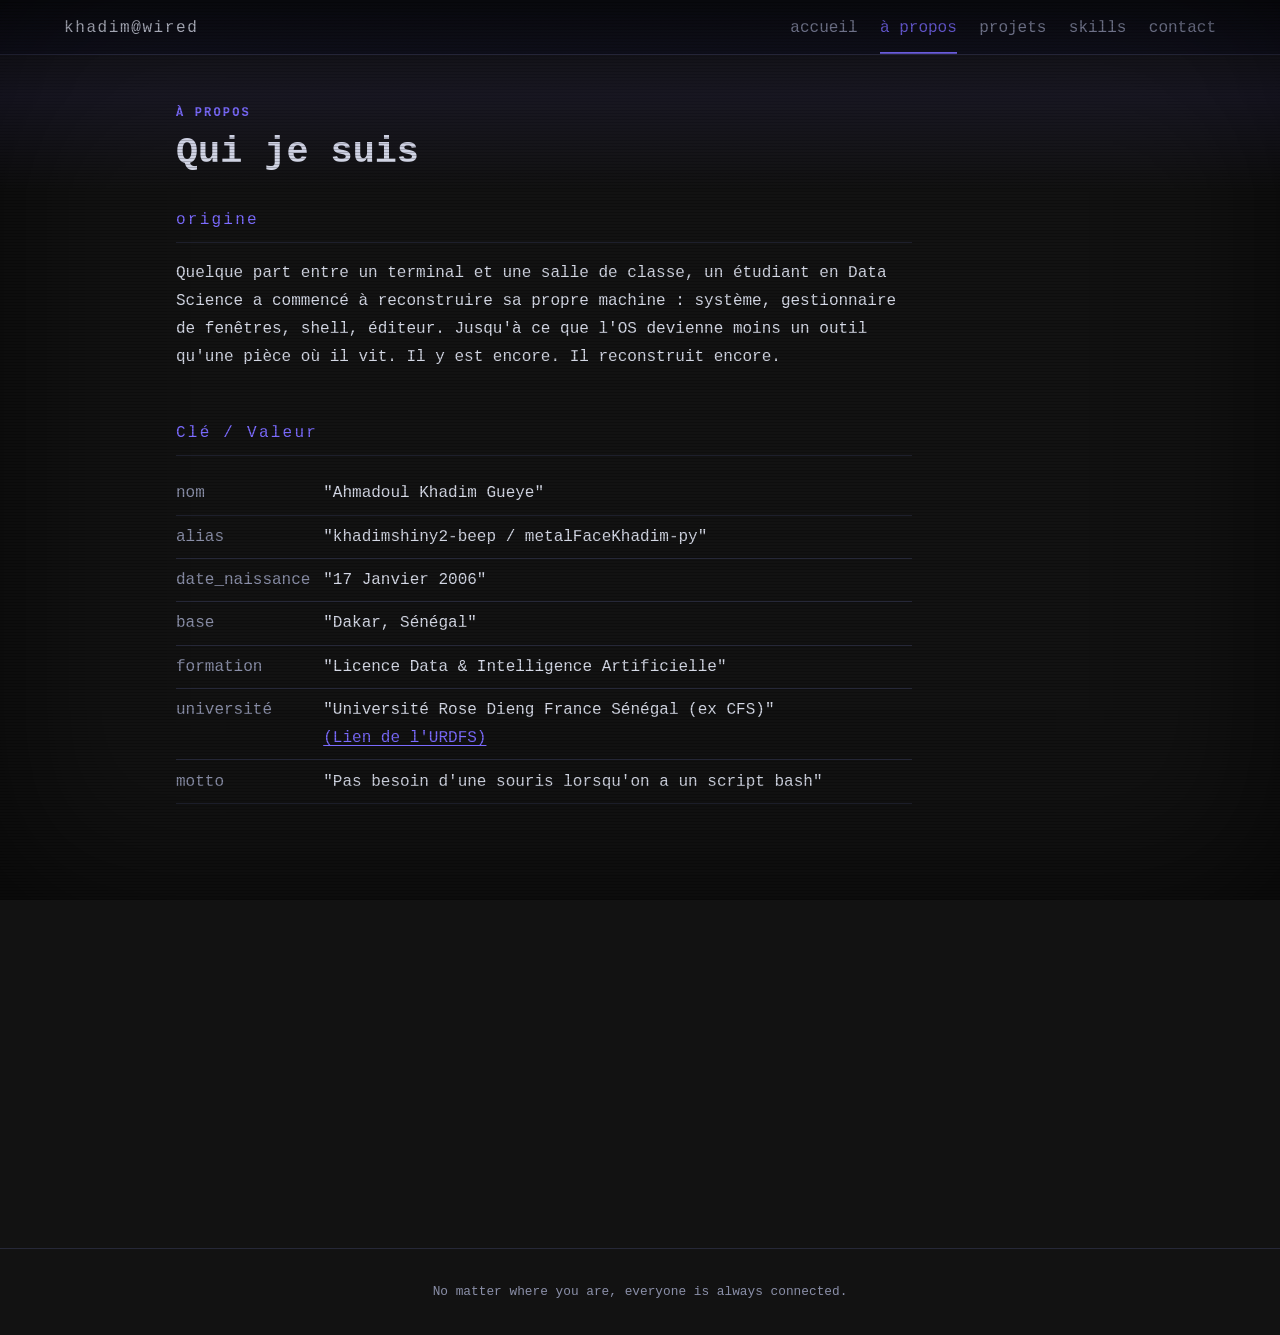
<file: apropos.html>
<!doctype html>
<html lang="fr">
  <head>
    <meta charset="utf-8" />
    <meta
      http-equiv="Content-Security-Policy"
      content="default-src 'none'; script-src 'self'; style-src 'self'; img-src 'self' https://avatars.githubusercontent.com; base-uri 'none'; form-action 'none'; object-src 'none'"
    />
    <meta name="referrer" content="no-referrer" />
    <meta name="viewport" content="width=device-width,initial-scale=1" />
    <title>À propos | Khadim</title>
    <meta
      name="description"
      content="Portfolio de Khadim, Data Analyst Junior à Dakar."
    />
    <link rel="stylesheet" href="css/style.css" />
    <script src="js/app.js" defer></script>
  </head>
  <body>
    <div class="crt" aria-hidden="true"></div>
    <header>
      <a class="logo" href="index.html">khadim@wired</a>
      <nav aria-label="Navigation">
        <a href="index.html">accueil</a
        ><a href="apropos.html" aria-current="page">à propos</a
        ><a href="projets.html">projets</a><a href="skills.html">skills</a
        ><a href="contact.html">contact</a>
      </nav>
    </header>
    <main>
      <p class="eb">À PROPOS</p>
      <h1>Qui je suis</h1>
      <section>
        <h2>origine</h2>
        <p>
          Quelque part entre un terminal et une salle de classe, un étudiant en
          Data Science a commencé à reconstruire sa propre machine : système,
          gestionnaire de fenêtres, shell, éditeur. Jusqu'à ce que l'OS devienne
          moins un outil qu'une pièce où il vit. Il y est encore. Il reconstruit
          encore.
        </p>
      </section>
            <section>
        <h2>Clé / Valeur </h2>
        <table>
          <tr>
            <th scope="row">nom</th>
            <td>"Ahmadoul Khadim Gueye"</td>
          </tr>
          <tr>
            <th scope="row">alias</th>
            <td>"khadimshiny2-beep / metalFaceKhadim-py"</td>
          </tr>
                    <tr>
            <th scope="row">date_naissance</th>
            <td>"17 Janvier 2006"</td>
          </tr>
          <tr>
            <th scope="row">base</th>
            <td>"Dakar, Sénégal"</td>
          </tr>
          <tr>
            <th scope="row">formation</th>
            <td>"Licence Data &amp; Intelligence Artificielle"</td>
          </tr>
          <tr>
            <th scope="row">université</th>
            <td>
                "Université Rose Dieng France Sénégal (ex CFS)" <br>
                <a
              href="https://recrutement.urdfs.sn/"
              target="_blank"
              rel="noopener noreferrer"
              >(Lien de l'URDFS)</a>
            </td>
          </tr>
          <tr>
            <th scope="row">motto</th>
            <td>"Pas besoin d'une souris lorsqu'on a un script bash"</td>
          </tr>
        </table>
      </section>
      <section>
        <h2>objectifs professionnels</h2>
        <ul class="goals">
          <li>
            Etre opérationnel dès la fin de ma licence
          </li>
          <li>
            Décrocher des stages pour appliquer mes compétences face à des données réelles.
          </li>
          <li>
            Me former un peu à la cybersécurité (Kali, ParrotOS, TryHackMe, Hack The
            Box).
          </li>
          <li>
            Approfondir Linux, Nix et Rust, et construire des outils utiles en
            ligne de commande et/ou développer mon propre LLM
          </li>
        </ul>
      </section>
    </main>
    <footer>No matter where you are, everyone is always connected.</footer>
  </body>
</html>
</file>
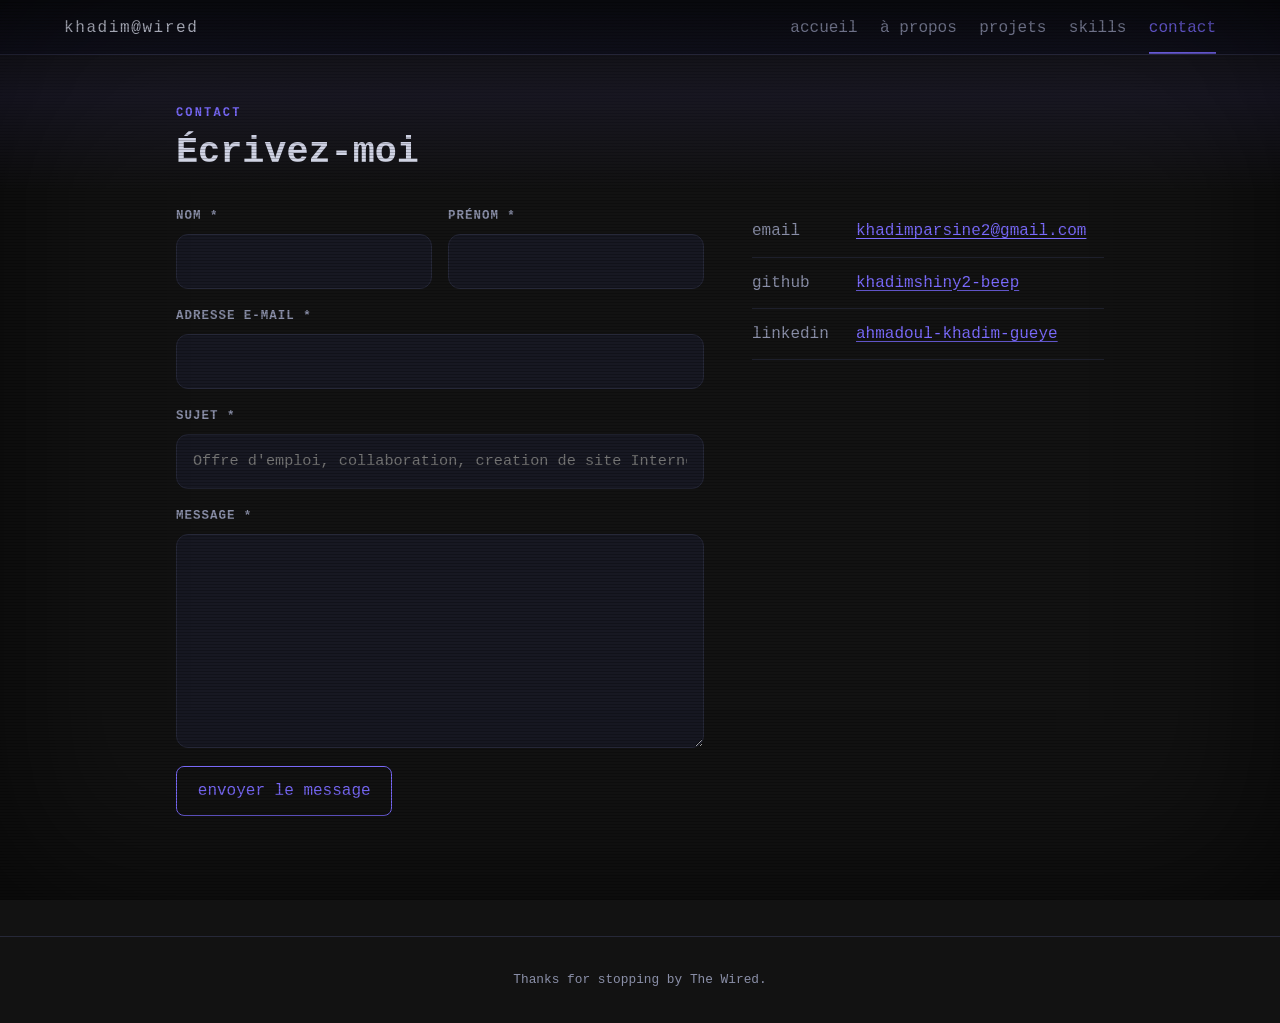
<file: contact.html>
<!doctype html>
<html lang="fr">
  <head>
    <meta charset="utf-8" />
    <meta
      http-equiv="Content-Security-Policy"
      content="default-src 'none'; script-src 'self'; style-src 'self'; img-src 'self' https://avatars.githubusercontent.com; base-uri 'none'; form-action 'none'; object-src 'none'"
    />
    <meta name="referrer" content="no-referrer" />
    <meta name="viewport" content="width=device-width,initial-scale=1" />
    <title>Contact | Khadim</title>
    <meta
      name="description"
      content="Portfolio de Khadim, Data Analyst Junior à Dakar."
    />
    <link rel="stylesheet" href="css/style.css" />
    <script src="js/app.js" defer></script>
  </head>
  <body>
    <div class="crt" aria-hidden="true"></div>
    <header>
      <a class="logo" href="index.html">khadim@wired</a>
      <nav aria-label="Navigation">
        <a href="index.html">accueil</a><a href="apropos.html">à propos</a
        ><a href="projets.html">projets</a><a href="skills.html">skills</a
        ><a href="contact.html" aria-current="page">contact</a>
      </nav>
    </header>
    <main>
      <p class="eb">CONTACT</p>
      <h1>Écrivez-moi</h1>
      <div class="two">
        <form id="f" novalidate autocomplete="on">
          <div class="row">
            <label
              >Nom *<input
                name="nom"
                required
                maxlength="60"
                autocomplete="family-name"
            /></label>
            <label
              >Prénom *<input
                name="prenom"
                required
                maxlength="60"
                autocomplete="given-name"
            /></label>
          </div>
          <label
            >Adresse e-mail *<input
              name="email"
              type="email"
              required
              maxlength="120"
              autocomplete="email"
          /></label>
          <label
            >Sujet *<input
              name="sujet"
              required
              maxlength="100"
              placeholder="Offre d'emploi, collaboration, creation de site Internet..."
          /></label>
          <label
            >Message *<textarea
              name="message"
              required
              maxlength="1200"
              rows="7"
            ></textarea>
          </label>
          <button class="btn" type="submit">envoyer le message</button>
          <p id="msg" role="status"></p>
        </form>
        <ul class="links">
          <li><span>email</span><a id="mail" href="#">…</a></li>
          <li>
            <span>github</span
            ><a
              href="https://github.com/khadimshiny2-beep"
              target="_blank"
              rel="noopener noreferrer"
              >khadimshiny2-beep</a
            >
          </li>
          <li>
            <span>linkedin</span
            ><a
              href="https://www.linkedin.com/in/ahmadoul-khadim-gueye-b503743a6/"
              target="_blank"
              rel="noopener noreferrer"
              >ahmadoul-khadim-gueye</a>
          </li>
        </ul>
      </div>
    </main>
    <footer>Thanks for stopping by The Wired.</footer>
  </body>
</html>
</file>
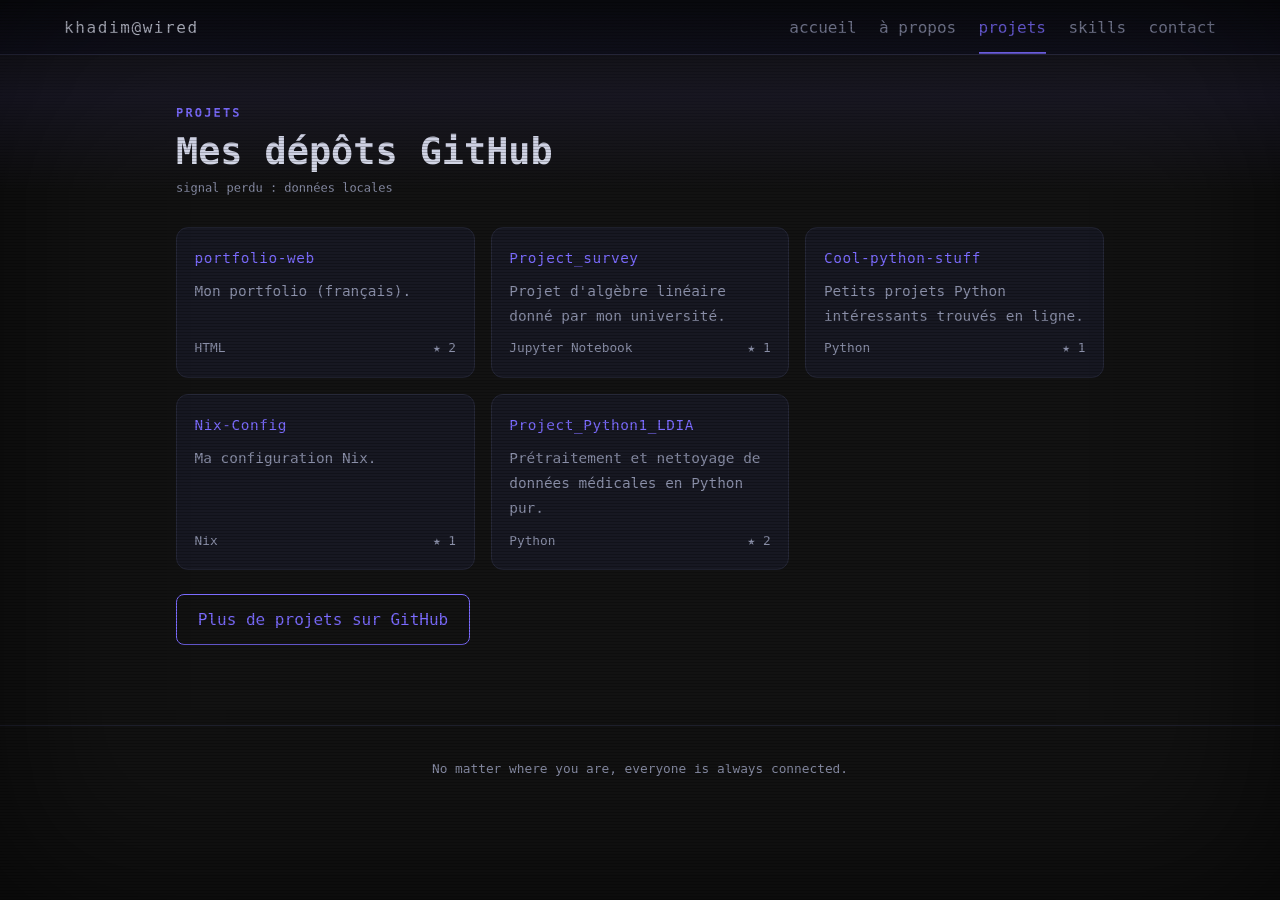
<file: projets.html>
<!doctype html>
<html lang="fr">
  <head>
    <meta charset="utf-8" />
    <meta
      http-equiv="Content-Security-Policy"
      content="default-src 'none'; script-src 'self'; style-src 'self'; img-src 'self' https://avatars.githubusercontent.com; connect-src https://api.github.com; base-uri 'none'; form-action 'none'; object-src 'none'"
    />
    <meta name="referrer" content="no-referrer" />
    <meta name="viewport" content="width=device-width,initial-scale=1" />
    <title>Projets | Khadim</title>
    <meta
      name="description"
      content="Portfolio de Khadim, Data Analyst Junior à Dakar."
    />
    <link rel="stylesheet" href="css/style.css" />
    <script src="js/app.js" defer></script>
  </head>
  <body>
    <div class="crt" aria-hidden="true"></div>
    <header>
      <a class="logo" href="index.html">khadim@wired</a>
      <nav aria-label="Navigation">
        <a href="index.html">accueil</a><a href="apropos.html">à propos</a
        ><a href="projets.html" aria-current="page">projets</a
        ><a href="skills.html">skills</a><a href="contact.html">contact</a>
      </nav>
    </header>
    <main>
      <p class="eb">PROJETS</p>
      <h1>Mes dépôts GitHub <small id="st">connexion à GitHub…</small></h1>
      <div class="grid" id="repos"></div>
      <p>
        <a
          class="btn"
          href="https://github.com/khadimshiny2-beep"
          target="_blank"
          rel="noopener noreferrer"
          >Plus de projets sur GitHub</a
        >
      </p>
    </main>
    <footer>No matter where you are, everyone is always connected.</footer>
  </body>
</html>
</file>
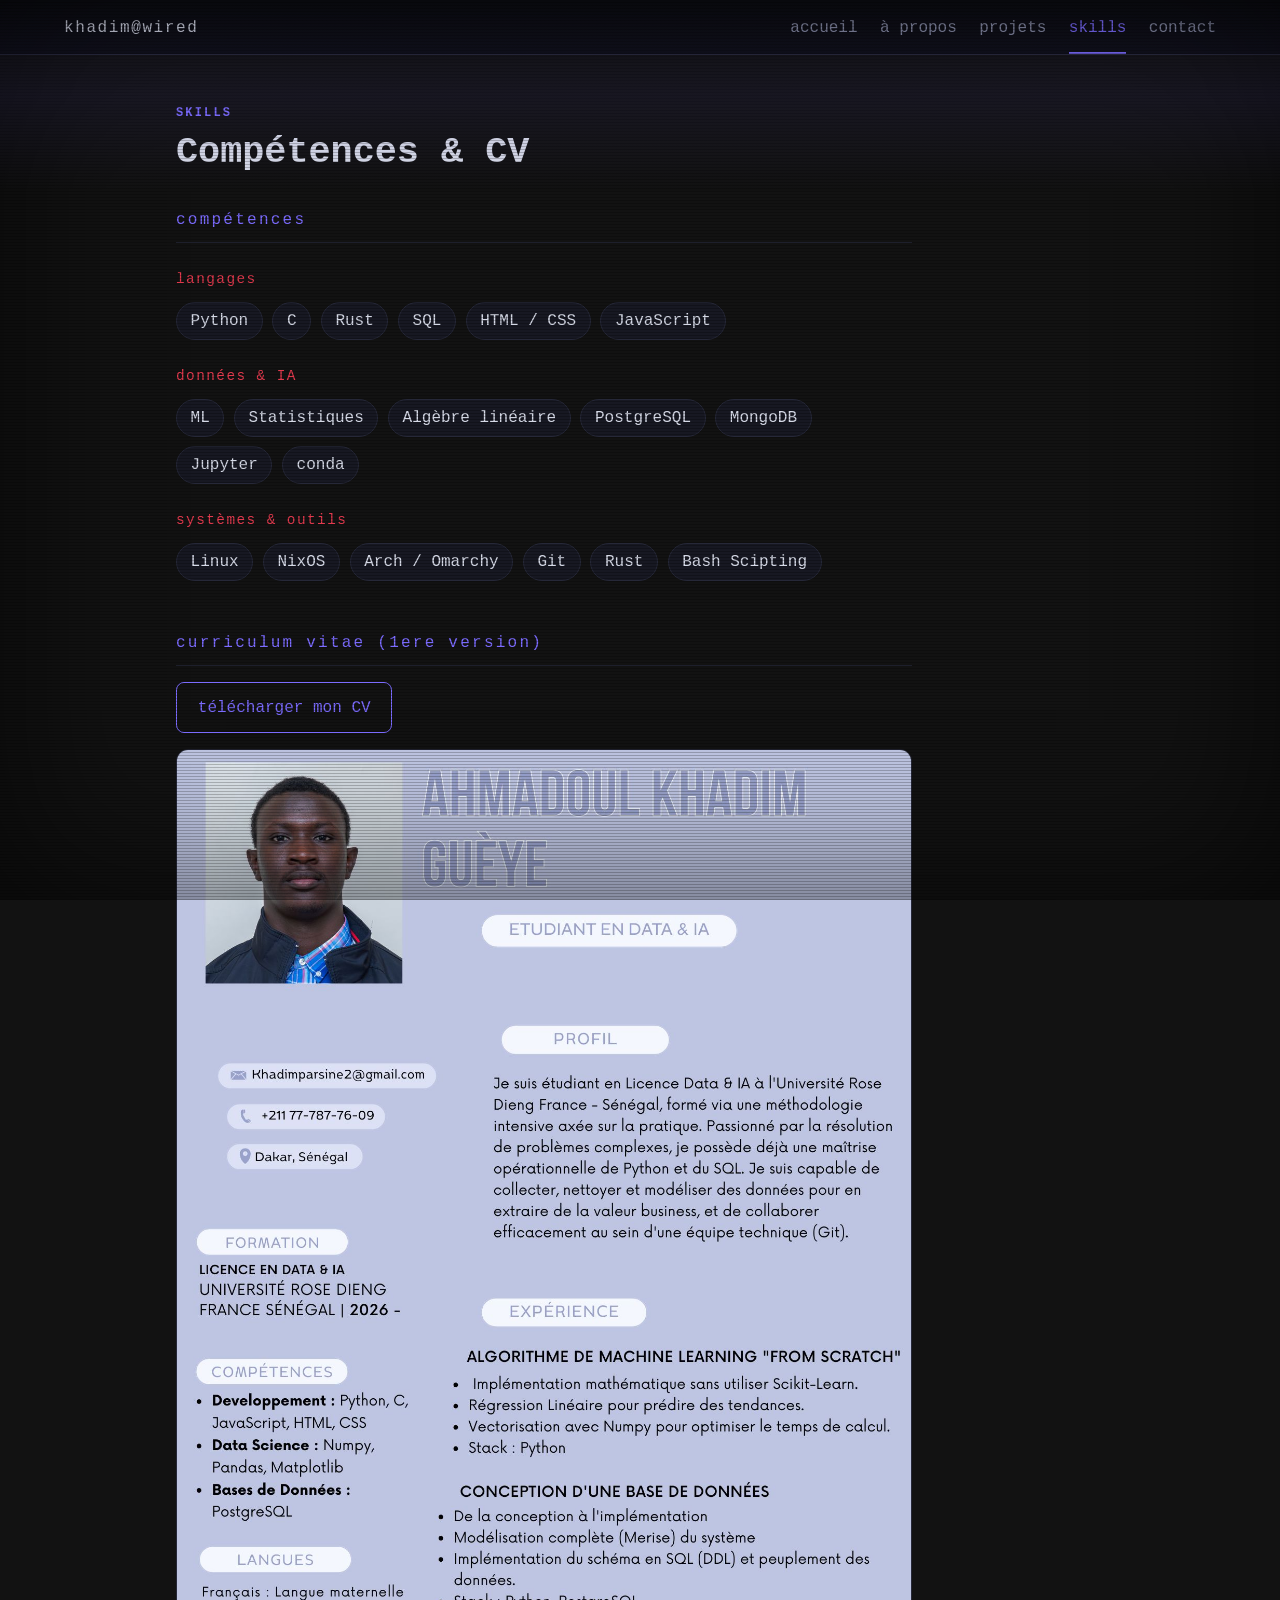
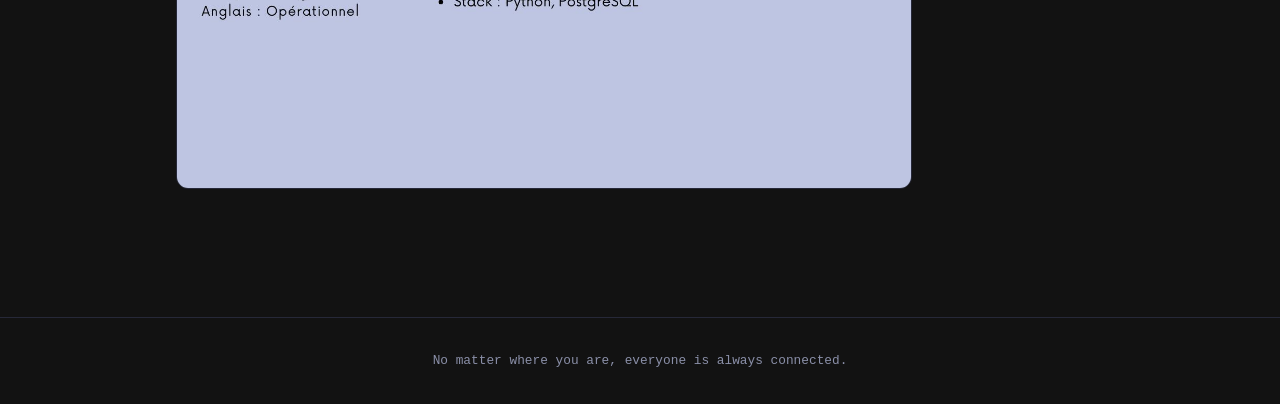
<file: skills.html>
<!doctype html>
<html lang="fr">
  <head>
    <meta charset="utf-8" />
    <meta
      http-equiv="Content-Security-Policy"
      content="default-src 'none'; script-src 'self'; style-src 'self'; img-src 'self' https://avatars.githubusercontent.com; base-uri 'none'; form-action 'none'; object-src 'none'"
    />
    <meta name="referrer" content="no-referrer" />
    <meta name="viewport" content="width=device-width,initial-scale=1" />
    <title>Skills | Khadim</title>
    <meta
      name="description"
      content="Portfolio de Khadim, Data Analyst Junior à Dakar."
    />
    <link rel="stylesheet" href="css/style.css" />
    <script src="js/app.js" defer></script>
  </head>
  <body>
    <div class="crt" aria-hidden="true"></div>
    <header>
      <a class="logo" href="index.html">khadim@wired</a>
      <nav aria-label="Navigation">
        <a href="index.html">accueil</a><a href="apropos.html">à propos</a
        ><a href="projets.html">projets</a
        ><a href="skills.html" aria-current="page">skills</a
        ><a href="contact.html">contact</a>
      </nav>
    </header>
    <main>
      <p class="eb">SKILLS</p>
      <h1>Compétences &amp; CV</h1>
      <section>
        <h2>compétences</h2>
        <h3>langages</h3>
        <ul class="chips">
          <li>Python</li>
          <li>C</li>
          <li>Rust</li>
          <li>SQL</li>
          <li>HTML / CSS</li>
          <li>JavaScript</li>
        </ul>
        <h3>données &amp; IA</h3>
        <ul class="chips">
          <li>ML</li>
          <li>Statistiques</li>
          <li>Algèbre linéaire</li>
          <li>PostgreSQL</li>
          <li>MongoDB</li>
          <li>Jupyter</li>
          <li>conda</li>
        </ul>
        <h3>systèmes &amp; outils</h3>
        <ul class="chips">
          <li>Linux</li>
          <li>NixOS</li>
          <li>Arch / Omarchy</li>
          <li>Git</li>
          <li>Rust</li>
          <li>Bash Scipting</li>
        </ul>
       </section>
      <section class="cv">
        <h2>curriculum vitae (1ere version)</h2>
        <p>
          <a class="btn" href="images/cv_V1.jpg" download>télécharger mon CV</a>
        </p>
        <img
          class="cvimg"
          src="images/cv_V1.jpg"
          alt="Curriculum vitae de Khadim"
        />
      </section>
    </main>
    <footer>No matter where you are, everyone is always connected.</footer>
  </body>
</html>
</file>
<file: css/style.css>
:root{--bg:#0d0e14;--p:#171822;--bd:#262838;--fg:#d5d9e6;--dim:#8a8fa8;--ac:#7c6cff;--r:#e23a4e;color-scheme:dark;font-family:ui-monospace,"JetBrains Mono",Menlo,Consolas,monospace}
*{box-sizing:border-box;margin:0}
html{scroll-behavior:smooth}
body{background:var(--bg) linear-gradient(rgba(124,108,255,.06) 1px,transparent 1px),linear-gradient(90deg,rgba(124,108,255,.06) 1px,transparent 1px);background-size:100% 100%,48px 48px,48px 48px;color:var(--fg);line-height:1.75;overflow-x:hidden;animation:grid 16s linear infinite}
@keyframes grid{to{background-position:0 0,0 48px,48px 0}}
a{color:var(--ac);text-underline-offset:3px}
a:focus-visible,.btn:focus-visible,input:focus-visible,textarea:focus-visible{outline:2px solid var(--r);outline-offset:3px}
::selection{background:var(--r);color:#000}
.crt{position:fixed;inset:0;pointer-events:none;z-index:50;background:repeating-linear-gradient(0deg,rgba(0,0,0,.22) 0 1px,transparent 1px 3px);box-shadow:inset 0 0 160px rgba(0,0,0,.6);animation:flick 6s infinite}
.crt::after{content:'';position:absolute;inset:0 0 auto;height:12rem;background:linear-gradient(transparent,rgba(124,108,255,.07),transparent);animation:sweep 9s linear infinite}
@keyframes sweep{from{transform:translateY(-12rem)}to{transform:translateY(100vh)}}
@keyframes flick{0%,100%{opacity:1}47%{opacity:.92}48%{opacity:1}50%{opacity:.85}51%{opacity:1}}
.boot{position:fixed;inset:0;z-index:100;display:grid;place-items:center;background:#000;color:var(--ac);letter-spacing:.5em;text-align:center;pointer-events:none;animation:boot 2.6s forwards}
.boot p{animation:bt .5s steps(2) 4}
@keyframes bt{50%{opacity:.35}}
@keyframes boot{0%,75%{opacity:1}100%{opacity:0;visibility:hidden}}
header{position:sticky;top:0;z-index:20;display:flex;flex-wrap:wrap;justify-content:space-between;gap:.4rem 1.5rem;padding:.9rem clamp(1rem,5vw,4rem) 0;background:rgba(13,14,20,.9);border-bottom:1px solid var(--bd);backdrop-filter:blur(6px)}
.logo{color:var(--fg);text-decoration:none;letter-spacing:.1em;padding-bottom:.7rem}
nav{display:flex;flex-wrap:wrap;gap:1.4rem}
nav a{color:var(--dim);text-decoration:none;padding-bottom:.7rem;background:linear-gradient(var(--ac),var(--ac)) no-repeat left bottom/0 2px;transition:color .2s,background-size .25s}
nav a:hover{color:var(--fg);background-size:100% 2px}
nav a[aria-current]{color:var(--ac);background-size:100% 2px}
main{max-width:64rem;margin:auto;padding:3rem clamp(1rem,5vw,3rem) 1rem}
.eb{color:var(--ac);font-size:.75rem;font-weight:700;letter-spacing:.18em}
h1{font-size:clamp(1.6rem,4vw,2.3rem);margin:.4rem 0 2rem;line-height:1.2}
h1 small{display:block;margin-top:.4rem;font-size:.75rem;font-weight:400;color:var(--dim)}
section{max-width:46rem;margin-bottom:3rem}
h2{font-size:1rem;font-weight:400;letter-spacing:.14em;color:var(--ac);margin-bottom:1rem;padding-bottom:.5rem;border-bottom:1px solid var(--bd)}
h3{font-size:.9rem;font-weight:400;color:var(--r);margin:1.5rem 0 .6rem;letter-spacing:.1em}
.goals{padding-left:1.2rem}.goals li{margin:.4rem 0}.goals li::marker{color:var(--ac)}
.hero{display:flex;flex-wrap:wrap;align-items:center;justify-content:space-between;gap:2rem;min-height:calc(100vh - 9rem);max-width:none}
.hero-text{flex:1 1 24rem}
.layer{color:var(--dim);font-size:.8rem;letter-spacing:.2em;margin-bottom:1rem}
.glitch{position:relative;display:inline-block;font-size:clamp(3.2rem,13vw,8.5rem);font-weight:700;letter-spacing:.1em;line-height:1;margin:0;animation:jit 7s infinite steps(1)}
.glitch::before,.glitch::after{content:attr(data-text);position:absolute;inset:0;clip-path:inset(0 0 100% 0)}
.glitch::before{color:var(--r);animation:g1 3.4s infinite steps(1)}
.glitch::after{color:var(--ac);animation:g2 3.4s infinite steps(1)}
@keyframes g1{0%,88%,100%{clip-path:inset(0 0 100% 0)}90%{clip-path:inset(15% 0 60% 0);transform:translateX(-7px)}94%{clip-path:inset(65% 0 8% 0);transform:translateX(6px)}97%{clip-path:inset(40% 0 40% 0);transform:translateX(-3px)}}
@keyframes g2{0%,89%,100%{clip-path:inset(0 0 100% 0)}91%{clip-path:inset(55% 0 20% 0);transform:translateX(7px)}95%{clip-path:inset(5% 0 75% 0);transform:translateX(-6px)}}
@keyframes jit{0%,93%,100%{transform:none}94%{transform:skewX(8deg)}95%{transform:skewX(-6deg) translateX(3px)}96%{transform:none}}
.tw{margin:1.4rem 0 1rem;min-height:1.8em;color:var(--ac);font-size:1.05rem}
.cur{display:inline-block;width:.6em;height:1.1em;margin-left:2px;background:var(--ac);vertical-align:text-bottom;animation:blink 1s steps(1) infinite}
@keyframes blink{50%{opacity:0}}
.lead{max-width:34rem;margin-bottom:2rem}
.btn{display:inline-block;padding:.65rem 1.3rem;border:1px solid var(--ac);border-radius:8px;background:transparent;color:var(--ac);font:inherit;text-decoration:none;cursor:pointer;transition:background .2s,color .2s,box-shadow .2s,transform .15s}
.btn:hover{background:var(--ac);color:#fff;box-shadow:0 0 24px rgba(124,108,255,.5);transform:translateY(-2px)}
.btn:active{transform:translateY(1px) scale(.98)}
.btn.alt{border-color:var(--bd);color:var(--dim)}
.hero-art{position:relative;flex:0 1 22rem;display:grid;place-items:center;animation:float 7s ease-in-out infinite}
@keyframes float{50%{transform:translateY(-10px)}}
.eye{width:min(20rem,70vw);fill:none;stroke:var(--ac);stroke-width:.8;filter:drop-shadow(0 0 8px rgba(124,108,255,.5))}
.eye .ring{stroke-dasharray:3 6;transform-origin:60px 60px;animation:spin 30s linear infinite}
.eye .pupil{fill:var(--r);stroke:none;transform-origin:60px 60px;animation:look 6s ease-in-out infinite}
@keyframes spin{to{transform:rotate(360deg)}}
@keyframes look{0%,100%{transform:none}30%{transform:translate(9px,-3px) scale(.8)}60%{transform:translate(-8px,2px) scale(1.15)}}
.lain{position:absolute;max-width:100%;max-height:26rem;mix-blend-mode:screen;opacity:.9;animation:jit 5s infinite steps(1)}
.lain[hidden]{display:none}
table{width:100%;border-collapse:collapse}
th,td{text-align:left;vertical-align:top;padding:.45rem .8rem .45rem 0;border-bottom:1px solid var(--bd)}
th{width:9rem;color:var(--dim);font-weight:400}
.threat td:nth-child(2){color:var(--r);letter-spacing:.1em;white-space:nowrap}
.threat td:last-child{color:var(--dim)}
.grid{display:grid;grid-template-columns:repeat(auto-fill,minmax(17rem,1fr));gap:1rem;margin-bottom:1.5rem}
.card{display:flex;flex-direction:column;gap:.5rem;padding:1.1rem;border:1px solid var(--bd);border-radius:12px;background:var(--p);color:var(--fg);text-decoration:none;transition:border-color .2s,transform .2s,box-shadow .2s;animation:card-in .45s ease backwards}
.card:nth-child(2){animation-delay:.06s}.card:nth-child(3){animation-delay:.12s}.card:nth-child(4){animation-delay:.18s}.card:nth-child(5){animation-delay:.24s}.card:nth-child(6){animation-delay:.3s}
@keyframes card-in{from{opacity:0;transform:translateY(14px)}}
.card:hover,.card:focus-visible{border-color:var(--ac);transform:translateY(-3px);box-shadow:0 8px 24px rgba(124,108,255,.25),inset 0 1px 0 rgba(124,108,255,.5)}
.card h3{margin:0;color:var(--ac);letter-spacing:.04em;word-break:break-word}
.card p{color:var(--dim);font-size:.9rem;flex:1}
.meta{display:flex;justify-content:space-between;gap:1rem;font-size:.8rem;color:var(--dim)}
.chips{display:flex;flex-wrap:wrap;gap:.6rem;list-style:none;padding:0}
.chips li{padding:.25rem .85rem;border:1px solid var(--bd);border-radius:999px;background:var(--p);transition:border-color .2s,color .2s,transform .2s}
.chips li:hover{border-color:var(--ac);color:var(--ac);transform:translateY(-2px)}
.cvimg{display:block;max-width:100%;margin-top:1rem;border:1px solid var(--bd);border-radius:12px}
.two{display:grid;grid-template-columns:minmax(0,3fr) minmax(0,2fr);gap:3rem;align-items:start}
form{display:grid;gap:1.1rem}
.row{display:grid;grid-template-columns:1fr 1fr;gap:1rem}
label{display:grid;gap:.4rem;color:var(--dim);font-size:.78rem;font-weight:700;letter-spacing:.08em;text-transform:uppercase}
input,textarea{width:100%;padding:.8rem 1rem;border:1px solid var(--bd);border-radius:12px;background:var(--p);color:var(--fg);font:inherit;font-size:.95rem;text-transform:none;letter-spacing:0;font-weight:400;resize:vertical}
input:focus,textarea:focus{border-color:var(--ac);outline:none;box-shadow:0 0 0 3px rgba(124,108,255,.25)}
form .btn{justify-self:start}
#msg{min-height:1.5em;font-size:.9rem;color:var(--dim)}#msg.err{color:var(--r)}
.links{list-style:none;padding:0}
.links li{display:flex;gap:1rem;padding:.7rem 0;border-bottom:1px solid var(--bd);flex-wrap:wrap}
.links span{width:5.5rem;color:var(--dim)}
footer{margin-top:4rem;padding:2rem 1rem;text-align:center;color:var(--dim);font-size:.8rem;border-top:1px solid var(--bd)}
/* Entrée de page + révélation au défilement (classe .reveal posée par app.js) */
main{animation:page-in .5s ease both}
@keyframes page-in{from{opacity:0;transform:translateY(8px)}}
.reveal{opacity:0;transform:translateY(20px);transition:opacity .6s ease,transform .6s cubic-bezier(.2,.7,.3,1)}
.reveal.in{opacity:1;transform:none}
@media(max-width:46rem){.two{grid-template-columns:1fr}.row{grid-template-columns:1fr}th{width:6.5rem}}
@media(prefers-reduced-motion:reduce){*,::before,::after{animation:none!important;transition:none!important}.boot{display:none}html{scroll-behavior:auto}}
</file>
